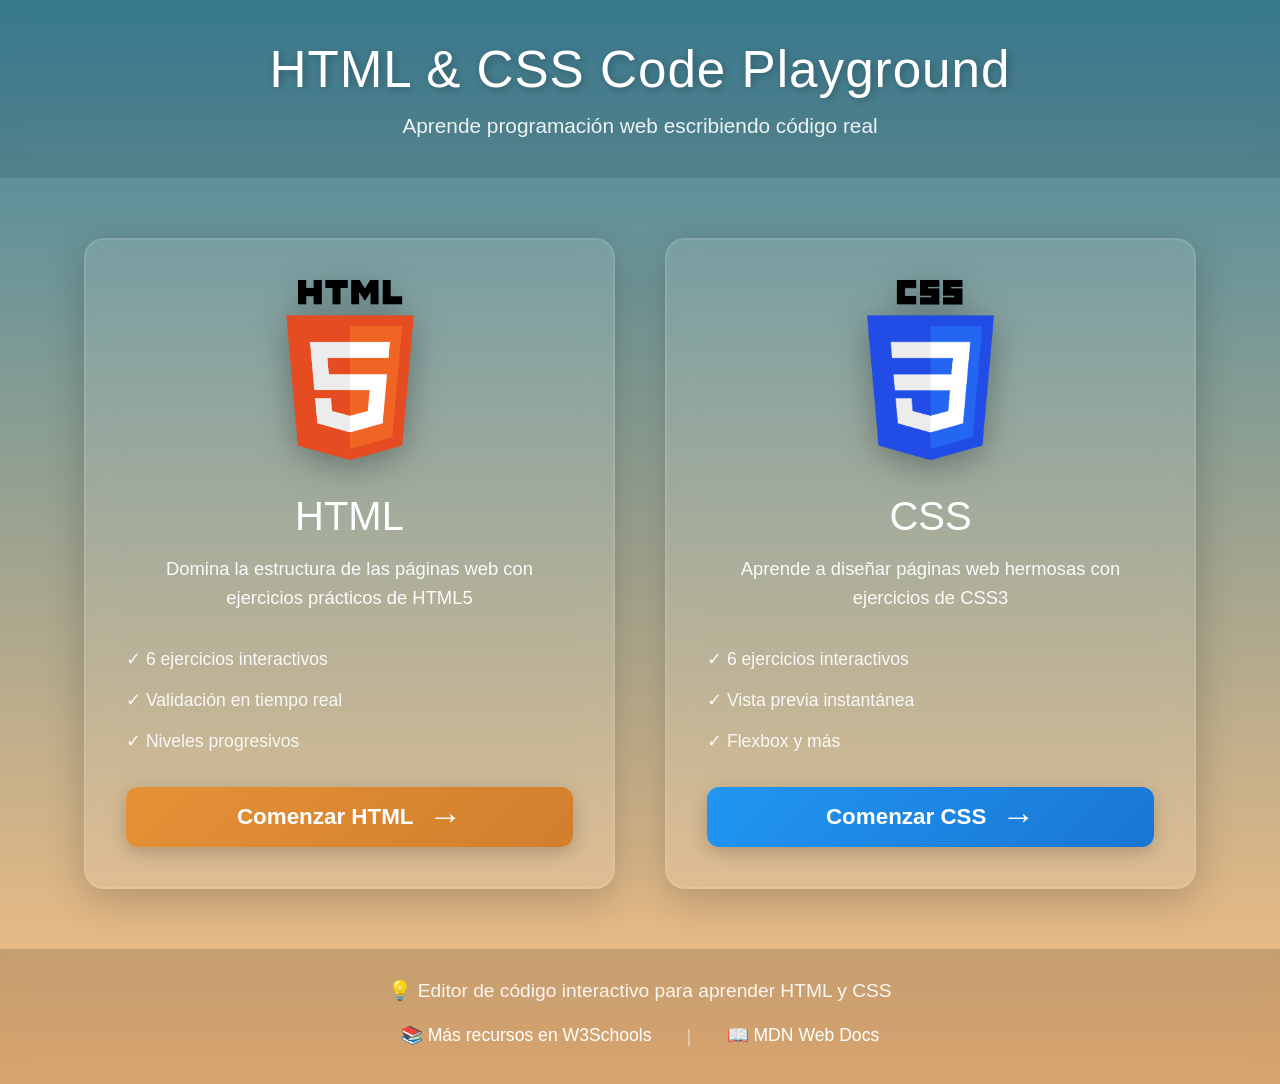
<file: ProyectoFinal/wwwroot/index.html>
<!DOCTYPE html>
<html lang="es">
<head>
    <meta charset="UTF-8">
    <meta name="viewport" content="width=device-width, initial-scale=1.0">
    <link rel="stylesheet" href="Estilos.css" type="text/css" />
    <title>Code Playground - Inicio</title>
</head>
<body>
    <header>
        <div class="header-content">
            <h1>HTML & CSS Code Playground</h1>
            <p class="subtitle">Aprende programación web escribiendo código real</p>
        </div>
    </header>
    
    <main>
        <div class="card html-card">
            <div class="card-icon">
                <img src="Imagenes/html.png" alt="HTML Logo" />
            </div>
            <div class="card-content">
                <h2>HTML</h2>
                <p class="card-description">Domina la estructura de las páginas web con ejercicios prácticos de HTML5</p>
                <ul class="features">
                    <li>✓ 6 ejercicios interactivos</li>
                    <li>✓ Validación en tiempo real</li>
                    <li>✓ Niveles progresivos</li>
                </ul>
                <button class="btnhtml">
                    <span>Comenzar HTML</span>
                    <span class="arrow">→</span>
                </button>
            </div>
        </div>
        
        <div class="card css-card">
            <div class="card-icon">
                <img src="Imagenes/css.png" alt="CSS Logo" />
            </div>
            <div class="card-content">
                <h2>CSS</h2>
                <p class="card-description">Aprende a diseñar páginas web hermosas con ejercicios de CSS3</p>
                <ul class="features">
                    <li>✓ 6 ejercicios interactivos</li>
                    <li>✓ Vista previa instantánea</li>
                    <li>✓ Flexbox y más</li>
                </ul>
                <button class="btncss">
                    <span>Comenzar CSS</span>
                    <span class="arrow">→</span>
                </button>
            </div>
        </div>
    </main>
    
    <footer>
        <div class="footer-content">
            <p>💡 Editor de código interactivo para aprender HTML y CSS</p>
            <div class="footer-links">
                <a href="https://www.w3schools.com" target="_blank">📚 Más recursos en W3Schools</a>
                <span class="separator">|</span>
                <a href="https://developer.mozilla.org" target="_blank">📖 MDN Web Docs</a>
            </div>
        </div>
    </footer>
    
    <script>
        document.body.addEventListener("click", function (e) {
            if (e.target.tagName === "BUTTON" || e.target.closest("button")) {
                const button = e.target.tagName === "BUTTON" ? e.target : e.target.closest("button");
                sessionStorage.setItem("tipo", button.classList.contains("btnhtml") ? "html" : "css");
                location.href = "Editor.html";
            }
        });
    </script>
</body>
</html>
</file>
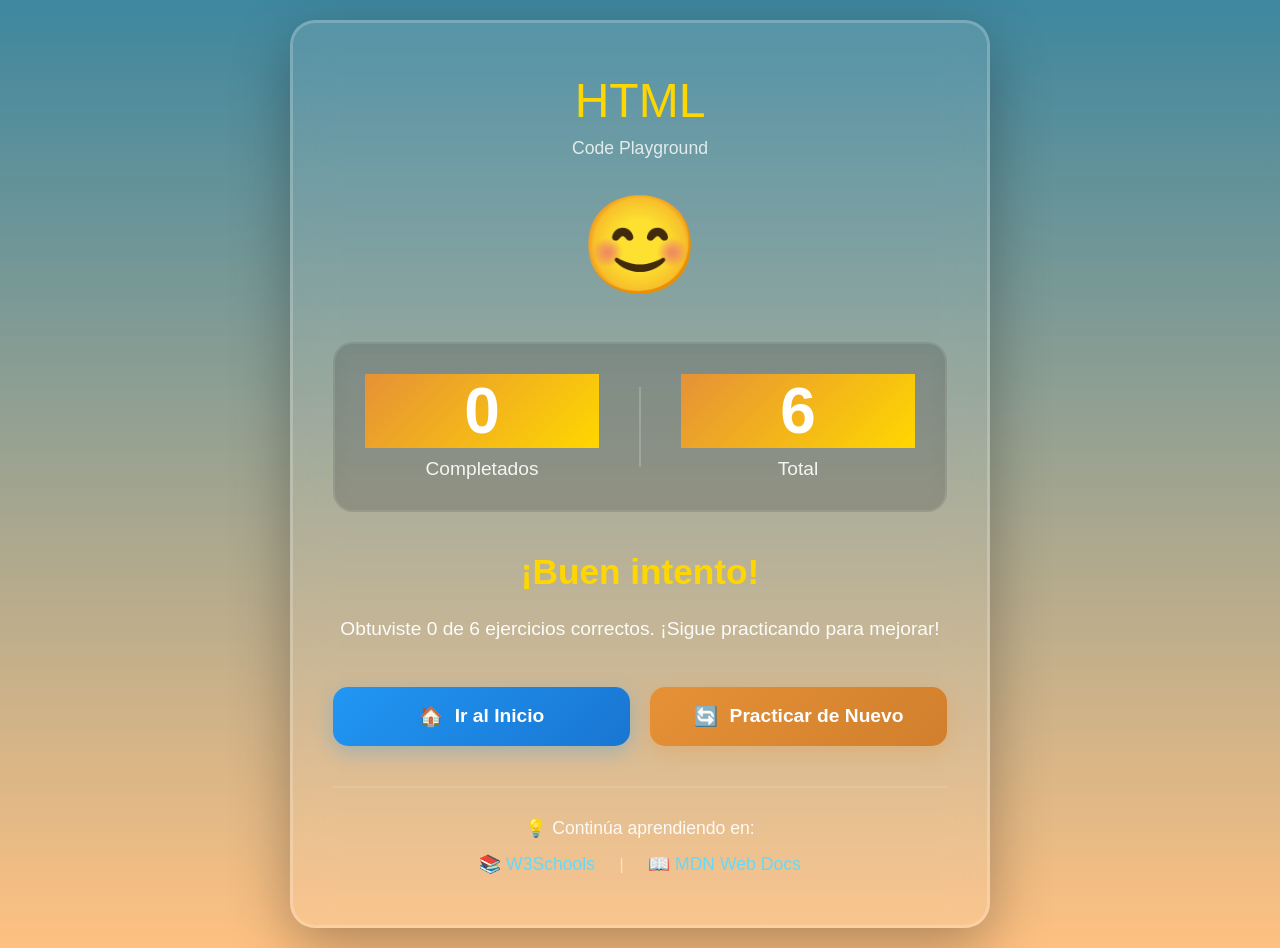
<file: ProyectoFinal/wwwroot/Fin.html>
<!DOCTYPE html>
<html lang="es">
<head>
    <meta charset="UTF-8">
    <meta name="viewport" content="width=device-width, initial-scale=1.0">
    <link rel="stylesheet" href="Estilos.css" type="text/css" />
    <title>Code Playground - Resultados</title>
</head>
<body class="resultados-page">
    <div class="resultados-container">
        <div class="resultados-card">
            <div class="resultados-header">
                <h1 id="tipoFinal">HTML</h1>
                <p class="resultados-subtitle">Code Playground</p>
            </div>

            <div class="emoji-result" id="emojiResultado">🎉</div>

            <div class="stats-container">
                <div class="stat-item">
                    <div class="stat-number" id="completadosNum">0</div>
                    <div class="stat-label">Completados</div>
                </div>
                <div class="stat-divider"></div>
                <div class="stat-item">
                    <div class="stat-number" id="totalNum">0</div>
                    <div class="stat-label">Total</div>
                </div>
            </div>

            <h2 class="resultado-mensaje" id="mensajeResultado">¡Excelente trabajo!</h2>
            <p class="resultado-descripcion" id="descripcionResultado">Has demostrado tus habilidades</p>

            <div class="resultados-actions">
                <button class="btn-home" id="btnInicio">
                    <span>🏠</span>
                    <span>Ir al Inicio</span>
                </button>
                <button class="btn-retry" id="btnReintentar">
                    <span>🔄</span>
                    <span>Practicar de Nuevo</span>
                </button>
            </div>

            <div class="extra-links">
                <p>💡 Continúa aprendiendo en:</p>
                <a href="https://www.w3schools.com" target="_blank">📚 W3Schools</a>
                <span>|</span>
                <a href="https://developer.mozilla.org" target="_blank">📖 MDN Web Docs</a>
            </div>
        </div>
    </div>

    <script>
        let completados = parseInt(sessionStorage.getItem("completados") || "0");
        let total = parseInt(sessionStorage.getItem("total") || "6");
        let tipo = sessionStorage.getItem("tipo") || "html";
        
        const tipoFinal = document.querySelector("#tipoFinal");
        const emojiResultado = document.querySelector("#emojiResultado");
        const completadosNum = document.querySelector("#completadosNum");
        const totalNum = document.querySelector("#totalNum");
        const mensajeResultado = document.querySelector("#mensajeResultado");
        const descripcionResultado = document.querySelector("#descripcionResultado");
        const btnInicio = document.querySelector("#btnInicio");
        const btnReintentar = document.querySelector("#btnReintentar");
        tipoFinal.textContent = tipo.toUpperCase();
        completadosNum.textContent = completados;
        totalNum.textContent = total;
        if (completados === total) {
            emojiResultado.textContent = "🎉";
            mensajeResultado.textContent = "¡Perfecto! 100% completado";
            descripcionResultado.textContent = "¡Increíble! Has completado todos los ejercicios correctamente.";
        } else {
            emojiResultado.textContent = "😊";
            mensajeResultado.textContent = "¡Buen intento!";
            descripcionResultado.textContent = `Obtuviste ${completados} de ${total} ejercicios correctos. ¡Sigue practicando para mejorar!`;
        }
        btnInicio.addEventListener("click", function () {
            sessionStorage.clear();
            location.href = "Index.html";
        });
        btnReintentar.addEventListener("click", function () {
            sessionStorage.removeItem("completados");
            sessionStorage.removeItem("total");
            location.href = "Editor.html";
        });
    </script>
</body>
</html>
</file>
<file: ProyectoFinal/wwwroot/Estilos.css>
* {
    margin: 0;
    padding: 0;
    box-sizing: border-box;
    font-family: 'Segoe UI', Tahoma, Geneva, Verdana, sans-serif;
}
body {
    background: linear-gradient(to bottom, #3E879F, #FFC181);
    min-height: 100vh;
    color: white;
}
body:not(.editor-page):not(.resultados-page) {
    display: flex;
    flex-direction: column;
    min-height: 100vh;
    overflow-x: hidden;

}
header {
    width: 100%;
    padding: 40px 20px;
    text-align: center;
    background: rgba(0, 0, 0, 0.1);
    backdrop-filter: blur(10px);
}
.header-content h1 {
    font-size: 3.2em;
    font-weight: 300;
    margin-bottom: 15px;
    text-shadow: 2px 2px 8px rgba(0, 0, 0, 0.3);
    letter-spacing: 1px;
}
.subtitle {
    font-size: 1.3em;
    opacity: 0.9;
    font-weight: 300;
}
main {
    width: 90%;
    max-width: 1400px;
    flex: 1;
    margin: 40px auto;
    display: flex;
    justify-content: center;
    align-items: center;
    gap: 50px;
    padding: 20px;
}
.card {
    flex: 1;
    max-width: 550px;
    background: rgba(255, 255, 255, 0.1);
    backdrop-filter: blur(15px);
    border-radius: 20px;
    padding: 40px;
    box-shadow: 0 10px 40px rgba(0, 0, 0, 0.2);
    transition: all 0.4s ease;
    border: 2px solid rgba(255, 255, 255, 0.1);
}
.card:hover {
    transform: translateY(-15px) scale(1.02);
    box-shadow: 0 20px 60px rgba(0, 0, 0, 0.3);
    background: rgba(255, 255, 255, 0.15);
}
.html-card:hover {
    border-color: rgba(230, 145, 55, 0.5);
    box-shadow: 0 20px 60px rgba(230, 145, 55, 0.2);
}
.css-card:hover {
    border-color: rgba(33, 150, 243, 0.5);
    box-shadow: 0 20px 60px rgba(33, 150, 243, 0.2);
}
.card-icon {
    text-align: center;
    margin-bottom: 30px;
}
.card-icon img {
    width: 180px;
    height: 180px;
    object-fit: contain;
    filter: drop-shadow(0 8px 16px rgba(0, 0, 0, 0.3));
    transition: transform 0.3s ease;
}
.card:hover .card-icon img {transform: scale(1.1) rotate(5deg);}
.card-content h2 {
    font-size: 2.5em;
    margin-bottom: 15px;
    text-align: center;
    font-weight: 400;
}
.card-description {
    font-size: 1.15em;
    line-height: 1.6;
    text-align: center;
    opacity: 0.95;
    margin-bottom: 25px;
    min-height: 60px;
}
.features {
    list-style: none;
    margin: 25px 0;
    padding: 0;
}
.features li {
    font-size: 1.1em;
    padding: 10px 0;
    opacity: 0.9;
    transition: all 0.3s ease;
}
.card:hover .features li {
    opacity: 1;
    transform: translateX(10px);
}
.card button {
    width: 100%;
    height: 60px;
    border: none;
    font-size: 1.4em;
    font-weight: 600;
    cursor: pointer;
    border-radius: 12px;
    margin-top: 20px;
    transition: all 0.3s ease;
    box-shadow: 0 6px 20px rgba(0, 0, 0, 0.2);
    display: flex;
    align-items: center;
    justify-content: center;
    gap: 15px;
    position: relative;
    overflow: hidden;
}
.card button::before {
    content: '';
    position: absolute;
    top: 0;
    left: -100%;
    width: 100%;
    height: 100%;
    background: rgba(255, 255, 255, 0.2);
    transition: left 0.5s ease;
}
.card button:hover::before {left: 100%;}
.btnhtml {
    background: linear-gradient(135deg, #E69137 0%, #d17f2d 100%);
    color: white;
}
.btnhtml:hover {
    background: linear-gradient(135deg, #d17f2d 0%, #c06f1d 100%);
    transform: translateY(-3px);
    box-shadow: 0 10px 30px rgba(230, 145, 55, 0.4);
}
.btncss {
    background: linear-gradient(135deg, #2196F3 0%, #1976D2 100%);
    color: white;
}
.btncss:hover {
    background: linear-gradient(135deg, #1976D2 0%, #1565C0 100%);
    transform: translateY(-3px);
    box-shadow: 0 10px 30px rgba(33, 150, 243, 0.4);
}
.card button:active {transform: translateY(-1px);}
.arrow {
    font-size: 1.5em;
    transition: transform 0.3s ease;
}
.card button:hover .arrow {transform: translateX(10px);}
footer {
    width: 100%;
    padding: 30px 20px;
    background: rgba(0, 0, 0, 0.15);
    backdrop-filter: blur(10px);
    margin-top: auto;
}
.footer-content {
    max-width: 1200px;
    margin: 0 auto;
    text-align: center;
}
.footer-content p {
    font-size: 1.2em;
    margin-bottom: 15px;
    opacity: 0.9;
}
.footer-links {
    display: flex;
    justify-content: center;
    align-items: center;
    gap: 20px;
    flex-wrap: wrap;
}
.footer-links a {
    font-size: 1.1em;
    color: white;
    text-decoration: none;
    transition: all 0.3s ease;
    padding: 8px 15px;
    border-radius: 6px;
}
.footer-links a:hover {
    background: rgba(255, 255, 255, 0.1);
    transform: translateY(-2px);
}
.separator {
    opacity: 0.5;
    font-size: 1.2em;
}
.editor-page {
    display: flex;
    flex-direction: column;
    height: 100vh;
    overflow: hidden;
}
.editor-header {
    width: 100%;
    padding: 20px 40px;
    background: rgba(0, 0, 0, 0.15);
    backdrop-filter: blur(15px);
    display: flex;
    justify-content: space-between;
    align-items: center;
    box-shadow: 0 4px 20px rgba(0, 0, 0, 0.2);
    border-bottom: 2px solid rgba(255, 255, 255, 0.1);
}
.btn-back {
    padding: 12px 24px;
    background: rgba(255, 255, 255, 0.15);
    backdrop-filter: blur(10px);
    border: 2px solid rgba(255, 255, 255, 0.2);
    color: white;
    border-radius: 10px;
    cursor: pointer;
    font-size: 1.1em;
    font-weight: 500;
    transition: all 0.3s ease;
}
.btn-back:hover {
    background: rgba(255, 255, 255, 0.25);
    transform: translateX(-5px);
    box-shadow: 0 4px 15px rgba(0, 0, 0, 0.2);
}
.editor-title {
    display: flex;
    flex-direction: column;
    align-items: center;
    gap: 5px;
}
.editor-title h1 {
    font-size: 2.5em;
    font-weight: 300;
    margin: 0;
}
.editor-subtitle {
    font-size: 0.9em;
    opacity: 0.8;
    font-weight: 300;
}
.progress-badge {
    padding: 12px 24px;
    background: rgba(230, 145, 55, 0.2);
    backdrop-filter: blur(10px);
    border: 2px solid rgba(230, 145, 55, 0.3);
    border-radius: 10px;
    font-size: 1.3em;
    font-weight: bold;
    color: #FFD700;
}
.editor-main {
    flex: 1;
    display: flex;
    overflow: hidden;
}
.exercise-panel {
    width: 400px;
    min-width: 400px;
    background: rgba(0, 0, 0, 0.15);
    backdrop-filter: blur(15px);
    padding: 25px;
    overflow-y: auto;
    overflow-x: hidden;
    border-right: 2px solid rgba(255, 255, 255, 0.1);
    max-height: 100%;
}
.exercise-panel::-webkit-scrollbar {width: 10px;}
.exercise-panel::-webkit-scrollbar-track {
    background: rgba(255, 255, 255, 0.05);
    border-radius: 10px;
    margin: 5px;
}
.exercise-panel::-webkit-scrollbar-thumb {
    background: rgba(230, 145, 55, 0.5);
    border-radius: 10px;
}
.exercise-panel::-webkit-scrollbar-thumb:hover {background: rgba(230, 145, 55, 0.7);}
.exercise-card {
    display: flex;
    flex-direction: column;
    gap: 20px;
    min-height: min-content;
}
.exercise-header {
    display: flex;
    flex-direction: column;
    gap: 12px;
}
.exercise-header h2 {
    font-size: 1.6em;
    font-weight: 400;
    color: #FFD700;
    line-height: 1.3;
}
.exercise-description {
    font-size: 1.05em;
    line-height: 1.6;
    opacity: 0.95;
    padding: 18px;
    background: rgba(255, 255, 255, 0.05);
    border-radius: 12px;
    border-left: 4px solid rgba(230, 145, 55, 0.5);
}
.nivel-badge {
    display: inline-block;
    padding: 10px 20px;
    border-radius: 25px;
    font-size: 0.95em;
    font-weight: bold;
    text-align: center;
    align-self: flex-start;
}
.nivel-principiante {
    background: linear-gradient(135deg, #E69137 0%, #d17f2d 100%);
    box-shadow: 0 4px 15px rgba(230, 145, 55, 0.3);
}
.nivel-intermedio {
    background: linear-gradient(135deg, #FF9800 0%, #F57C00 100%);
    box-shadow: 0 4px 15px rgba(255, 152, 0, 0.3);
}
.nivel-avanzado {
    background: linear-gradient(135deg, #F44336 0%, #D32F2F 100%);
    box-shadow: 0 4px 15px rgba(244, 67, 54, 0.3);
}
.exercise-actions {
    display: flex;
    flex-direction: column;
    gap: 12px;
}
.btn-hint,.btn-validate,.btn-next {
    padding: 14px 22px;
    border: none;
    border-radius: 12px;
    cursor: pointer;
    font-size: 1.05em;
    font-weight: 600;
    transition: all 0.3s ease;
    display: flex;
    align-items: center;
    justify-content: center;
    gap: 10px;
}
.btn-hint {
    background: linear-gradient(135deg, #4fa5fa 0%, #1976D2 100%);
    color: white;
    box-shadow: 0 4px 15px rgba(33, 150, 243, 0.15);
}
.btn-hint:hover {
    transform: translateY(-3px);
    box-shadow: 0 6px 20px rgba(33, 150, 243, 0.15);
}
.hint-container {
    padding: 20px;
    background: rgba(33, 150, 243, 0.15);
    border-radius: 12px;
    border-left: 4px solid #1976D2;
    font-size: 1.05em;
    line-height: 1.6;
}
.btn-validate {
    background: linear-gradient(135deg, #E69137 0%, #d17f2d 100%);
    color: white;
    box-shadow: 0 4px 15px rgba(230, 145, 55, 0.3);
}
.btn-validate:hover {
    transform: translateY(-3px);
    box-shadow: 0 6px 20px rgba(230, 145, 55, 0.4);
}
.btn-next {
    background: linear-gradient(135deg, #4CAF50 0%, #388E3C 100%);
    color: white;
    box-shadow: 0 4px 15px rgba(76, 175, 80, 0.3);
}
.btn-next:hover {
    transform: translateY(-3px);
    box-shadow: 0 6px 20px rgba(76, 175, 80, 0.4);
}
.validation-result {
    padding: 25px;
    background: rgba(0, 0, 0, 0.2);
    backdrop-filter: blur(10px);
    border-radius: 12px;
    border: 2px solid rgba(255, 255, 255, 0.1);
}
.validation-message {
    font-size: 1.2em;
    font-weight: bold;
    margin-bottom: 15px;
    text-align: center;
}
.validation-message.success {color: #4CAF50;}
.validation-message.error {color: #f44336;}
.progress-bar {
    width: 100%;
    height: 35px;
    background: rgba(255, 255, 255, 0.1);
    border-radius: 20px;
    overflow: hidden;
    margin: 15px 0;
}
.progress-fill {
    height: 100%;
    transition: width 0.6s ease;
    display: flex;
    align-items: center;
    justify-content: center;
    font-weight: bold;
    font-size: 0.9em;
}
.progress-fill.success {background: linear-gradient(90deg, #4CAF50, #8BC34A);}
.progress-fill.error {background: linear-gradient(90deg, #f44336, #FF9800);}
.similarity-text {
    text-align: center;
    font-size: 1.1em;
    font-weight: bold;
    color: #FFD700;
}
.code-workspace {
    flex: 1;
    display: flex;
    flex-direction: column;
    background: rgba(0, 0, 0, 0.1);
}
.workspace-panel {
    flex: 1;
    display: flex;
    flex-direction: column;
    padding: 20px;
    background: rgba(255, 255, 255, 0.03);
    backdrop-filter: blur(10px);
}
.editor-panel {border-bottom: 2px solid rgba(255, 255, 255, 0.1);}
.panel-header {
    display: flex;
    align-items: center;
    gap: 12px;
    margin-bottom: 15px;
    padding-bottom: 15px;
    border-bottom: 2px solid rgba(255, 255, 255, 0.1);
}
.panel-icon {font-size: 1.8em;}
.panel-header h3 {
    font-size: 1.5em;
    font-weight: 400;
    color: #61dafb;
    margin: 0;
}
#codigoEditor {
    flex: 1;
    padding: 20px;
    background: rgba(0, 0, 0, 0.3);
    backdrop-filter: blur(10px);
    color: #f0f0f0;
    border: 2px solid rgba(255, 255, 255, 0.1);
    border-radius: 12px;
    font-family: 'Courier New', 'Consolas', monospace;
    font-size: 15px;
    line-height: 1.6;
    resize: none;
    outline: none;
    transition: all 0.3s ease;
}
#codigoEditor:focus {
    border-color: #E69137;
    box-shadow: 0 0 20px rgba(230, 145, 55, 0.3);
}
#codigoEditor::placeholder {color: rgba(255, 255, 255, 0.3);}
#preview {
    flex: 1;
    width: 100%;
    background: rgba(255, 255, 255, 0.95);
    border: 2px solid rgba(255, 255, 255, 0.2);
    border-radius: 12px;
    box-shadow: 0 4px 20px rgba(0, 0, 0, 0.2);
}
.resultados-page {
    display: flex;
    justify-content: center;
    align-items: center;
    min-height: 100vh;
    padding: 20px;
}
.resultados-container {
    width: 100%;
    max-width: 700px;
}
.resultados-card {
    background: rgba(255, 255, 255, 0.1);
    backdrop-filter: blur(20px);
    border-radius: 25px;
    padding: 50px 40px;
    box-shadow: 0 20px 60px rgba(0, 0, 0, 0.3);
    border: 3px solid rgba(255, 255, 255, 0.2);
    transition: all 0.5s ease;
}
.resultados-header {
    text-align: center;
    margin-bottom: 30px;
}
.resultados-header h1 {
    font-size: 3em;
    font-weight: 300;
    margin-bottom: 10px;
    color: #FFD700;
}
.resultados-subtitle {
    font-size: 1.1em;
    opacity: 0.8;
    font-weight: 300;
}
.emoji-result {
    text-align: center;
    font-size: 6em;
    margin: 30px 0;
    animation: bounce 1s ease infinite;
}
@keyframes bounce {
    0%, 100% {
        transform: translateY(0);
    }
    50% {
        transform: translateY(-20px);
    }
}
.stats-container {
    display: flex;
    justify-content: center;
    align-items: center;
    gap: 40px;
    margin: 40px 0;
    padding: 30px;
    background: rgba(0, 0, 0, 0.2);
    backdrop-filter: blur(10px);
    border-radius: 20px;
    border: 2px solid rgba(255, 255, 255, 0.1);
}
.stat-item {
    text-align: center;
    flex: 1;
}
.stat-number {
    font-size: 4em;
    font-weight: bold;
    background: linear-gradient(135deg, #E69137 0%, #FFD700 100%);
}
.stat-label {
    font-size: 1.2em;
    margin-top: 10px;
    opacity: 0.9;
    font-weight: 300;
}
.stat-divider {
    width: 2px;
    height: 80px;
    background: rgba(255, 255, 255, 0.2);
}
.resultado-mensaje {
    text-align: center;
    font-size: 2.2em;
    font-weight: 600;
    margin: 30px 0 20px;
    color: #FFD700;
}
.resultado-descripcion {
    text-align: center;
    font-size: 1.2em;
    line-height: 1.8;
    opacity: 0.95;
    margin-bottom: 40px;
}
.resultados-actions {
    display: flex;
    gap: 20px;
    margin: 40px 0;
}
.btn-home,.btn-retry {
    flex: 1;
    padding: 18px 30px;
    border: none;
    border-radius: 15px;
    cursor: pointer;
    font-size: 1.2em;
    font-weight: 600;
    transition: all 0.3s ease;
    display: flex;
    align-items: center;
    justify-content: center;
    gap: 12px;
    color: white;
}
.btn-home {
    background: linear-gradient(135deg, #2196F3 0%, #1976D2 100%);
    box-shadow: 0 6px 20px rgba(33, 150, 243, 0.3);
}
.btn-home:hover {
    transform: translateY(-5px);
    box-shadow: 0 10px 30px rgba(33, 150, 243, 0.4);
}
.btn-retry {
    background: linear-gradient(135deg, #E69137 0%, #d17f2d 100%);
    box-shadow: 0 6px 20px rgba(230, 145, 55, 0.3);
}
.btn-retry:hover {
    transform: translateY(-5px);
    box-shadow: 0 10px 30px rgba(230, 145, 55, 0.4);
}
.btn-home:active,.btn-retry:active {transform: translateY(-2px);}
.extra-links {
    text-align: center;
    padding-top: 30px;
    border-top: 2px solid rgba(255, 255, 255, 0.1);
    margin-top: 20px;
}
.extra-links p {
    font-size: 1.1em;
    margin-bottom: 15px;
    opacity: 0.9;
}
.extra-links a {
    color: #61dafb;
    text-decoration: none;
    font-size: 1.1em;
    transition: all 0.3s ease;
    padding: 5px 10px;
    border-radius: 5px;
}
.extra-links a:hover {
    background: rgba(97, 218, 251, 0.1);
    color: #FFD700;
}
.extra-links span {
    opacity: 0.5;
    margin: 0 10px;
}
@media (max-width: 768px) {
    .resultados-card { padding: 40px 30px;}
    .resultados-header h1 {font-size: 2.5em;}
    .emoji-result {font-size: 4.5em;}
    .stats-container {
        gap: 20px;
        padding: 25px 20px;
    }
    .stat-number {font-size: 3em; }
    .stat-label {font-size: 1em;}
    .stat-divider {height: 60px;}
    .resultado-mensaje {font-size: 1.8em;}
    .resultado-descripcion {font-size: 1.1em;}
    .resultados-actions {flex-direction: column;}
    .btn-home,.btn-retry {width: 100%;}
}
@media (max-width: 480px) {
    .resultados-card {padding: 30px 20px;}
    .resultados-header h1 {font-size: 2em;}
    .emoji-result { font-size: 3.5em;}
    .stats-container {
        flex-direction: column;
        gap: 20px;
    }
    .stat-divider {
        width: 80%;
        height: 2px;
    }
    .stat-number {font-size: 2.5em;}
    .resultado-mensaje {font-size: 1.5em;}
    .resultado-descripcion {font-size: 1em;}
    .btn-home,.btn-retry {
        font-size: 1.1em;
        padding: 15px 25px;
    }
    .extra-links a {font-size: 1em;}
}
@media (max-width: 1024px) {
    .editor-main { flex-direction: column;}
    .exercise-panel {
        width: 100%;
        min-width: 100%;
        max-height: 350px;
        border-right: none;
        border-bottom: 2px solid rgba(255, 255, 255, 0.1);
    }
    .code-workspace {
        flex-direction: row;
    }
    .editor-panel {
        border-bottom: none;
        border-right: 2px solid rgba(255, 255, 255, 0.1);
    }
    main {
        flex-direction: column;
        gap: 40px;
    }
    .card {
        max-width: 600px;
        width: 100%;
    }
}
@media (max-width: 768px) {
    .header-content h1 { font-size: 2.2em;}
    .subtitle {font-size: 1.1em;}
    main {
        flex-direction: column;
        gap: 30px;
        padding: 10px;
    }
    .card {
        max-width: 100%;
        padding: 30px 25px;
    }
    .card-icon img {
        width: 140px;
        height: 140px;
    }
    .card-content h2 {font-size: 2em;}
    .card-description {
        font-size: 1.05em;
        min-height: auto;
    }
    .features li {font-size: 1em;}
    .card button {
        height: 55px;
        font-size: 1.2em;
    }
    .footer-links {
        flex-direction: column;
        gap: 10px;
    }
    .separator {display: none;}
    .editor-header {
        flex-wrap: wrap;
        padding: 15px 20px;
        gap: 15px;
    }
    .editor-title h1 {font-size: 2em;}
    .btn-back {
        font-size: 1em;
        padding: 10px 18px;
    }
    .progress-badge {
        font-size: 1.1em;
        padding: 10px 20px;
    }
    .exercise-panel {padding: 20px;}
    .exercise-header h2 {font-size: 1.5em;}
    .code-workspace {flex-direction: column;}
    .editor-panel {
        border-right: none;
        border-bottom: 2px solid rgba(255, 255, 255, 0.1);
    }
    #codigoEditor {font-size: 13px;}
}
@media (max-width: 480px) {
    .header-content h1 { font-size: 1.8em;}
    .subtitle {font-size: 1em;}
    header {padding: 30px 15px;}
    .card {padding: 25px 20px;}
    .card-icon img {
        width: 120px;
        height: 120px;
    }
    .card-content h2 {font-size: 1.8em;}
    .card-description {font-size: 1em;}
    .features li {
        font-size: 0.95em;
        padding: 8px 0;
    }
    .card button {
        height: 50px;
        font-size: 1.1em;
    }
    .footer-content p {font-size: 1em;}
    .footer-links a {font-size: 0.95em;}
    .editor-header {
        flex-direction: column;
        padding: 15px;
    }
    .editor-title h1 {font-size: 1.6em;}
    .btn-back {align-self: flex-start; }
    .progress-badge {align-self: flex-end;}
    .exercise-panel {padding: 15px;}
    .exercise-header h2 {font-size: 1.3em;}
    .exercise-description {font-size: 1em;}
    .btn-hint,.btn-validate,.btn-next {
        font-size: 1em;
        padding: 12px 20px;
    }
    #codigoEditor {
        font-size: 12px;
        padding: 15px;
    }
}
</file>
